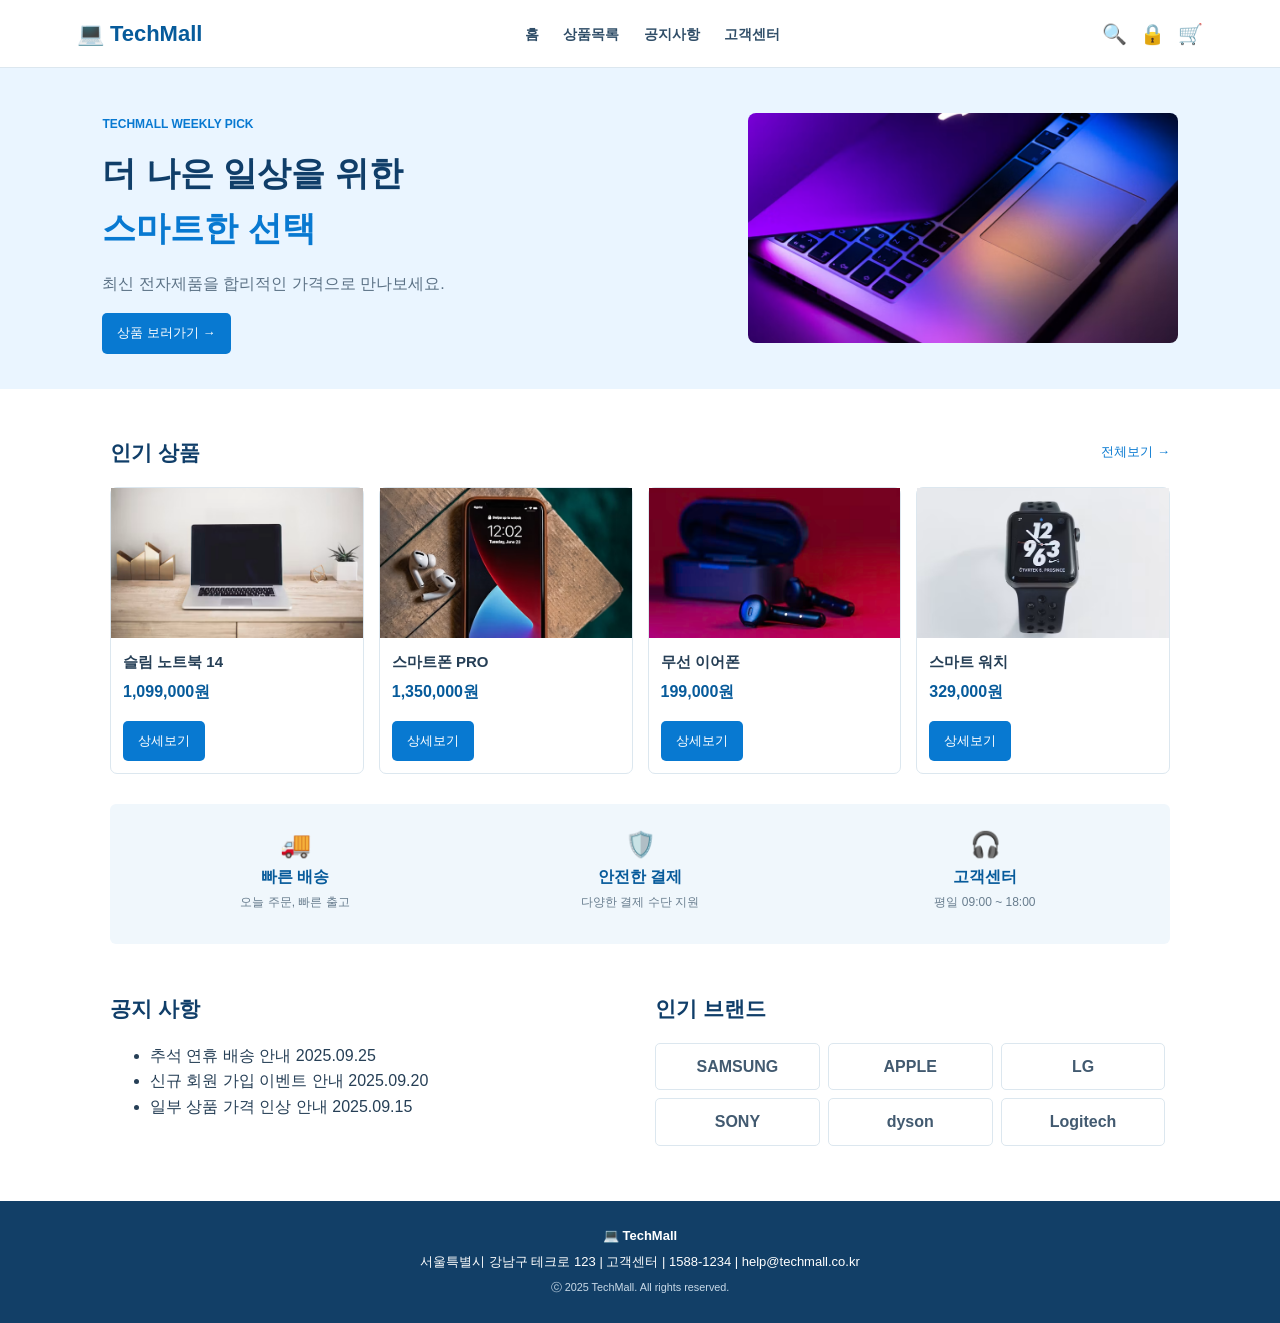
<file: index.html>
<!DOCTYPE html>
<html lang="en">
<head>
    <meta charset="UTF-8">
    <meta name="viewport" content="width=device-width, initial-scale=1.0">
    <link rel="stylesheet" href="css/style.css">
    <title>Techmall | 전자제품 쇼핑몰</title>
</head>
<body>
    <header>
        <div class="logo">
            <a href="index.html">💻 TechMall</a>
        </div>
        <nav>
            <a href="index.html">홈</a>
            <a href="#">상품목록</a>
            <a href="board.html">공지사항</a>
            <a href="#">고객센터</a>
        </nav>
        <div class="header-icons">
            <a href="#">🔍</a>
            <a href="#">🔒</a>
            <a href="#">🛒</a>
        </div>
    </header>

    <main>
        <section class="banner">
            <div class="banner-text">
                <p class="small-title">TECHMALL WEEKLY PICK</p>
                <h1>더 나은 일상을 위한<br><span>스마트한 선택</span></h1>
                <p>최신 전자제품을 합리적인 가격으로 만나보세요.</p>
                <a href="#" class="button">상품 보러가기 →</a>
            </div>
            <img src="img/notebookimg.jpg" alt="노트북이미지">
        </section>
        
        <section class="content">
            <div class="section-head">
                <h2>인기 상품</h2>
                <a href="#">전체보기 →</a>
            </div>
            <div class="product-list">
                <article class="product-card">
                    <img src="img/notebook.jpg" alt="노트북">
                    <div class="product-info">
                        <h3>슬림 노트북 14</h3>
                        <p class="price">1,099,000원</p>
                        <a href="#" class="button">상세보기</a>
                    </div>
                </article>
                <article class="product-card">
                    <img src="img/phone.jpg" alt="스마트폰">
                    <div class="product-info">
                        <h3>스마트폰 PRO</h3>
                        <p class="price">1,350,000원</p>
                        <a href="#" class="button">상세보기</a>
                    </div>
                </article>
                <article class="product-card">
                    <img src="img/earphone.jpg" alt="무선 이어폰">
                    <div class="product-info">
                        <h3>무선 이어폰</h3>
                        <p class="price">199,000원</p>
                        <a href="#" class="button">상세보기</a>
                    </div>
                </article>
                <article class="product-card">
                    <img src="img/watch.jpg" alt="스마트 워치">
                    <div class="product-info">
                        <h3>스마트 워치</h3>
                        <p class="price">329,000원</p>
                        <a href="#" class="button">상세보기</a>
                    </div>
                </article>
            </div>
        </section>
        
        <section class="service-list">
            <div>
                <span>🚚</span>
                <b>빠른 배송</b>
                <p>오늘 주문, 빠른 출고</p>
            </div>
            <div>
                <span>🛡️</span>
                <b>안전한 결제</b>
                <p>다양한 결제 수단 지원</p>
            </div>
            <div>
                <span>🎧</span>
                <b>고객센터</b>
                <p>평일 09:00 ~ 18:00</p>
            </div>
        </section>
        
        <section class="content bottom-content">
            <div>
                <h2>공지 사항</h2>
                <ul>
                    <li>
                        <a href="#">추석 연휴 배송 안내</a>
                        <span>2025.09.25</span>
                    </li>                
                    <li>
                        <a href="#">신규 회원 가입 이벤트 안내</a>
                        <span>2025.09.20</span>
                    </li>                
                    <li>
                        <a href="#">일부 상품 가격 인상 안내</a>
                        <span>2025.09.15</span>
                    </li>
                </ul>
            </div>
            <div>
                <h2>인기 브랜드</h2>
                <div class="brand-list">
                    <span>SAMSUNG</span>
                    <span>APPLE</span>
                    <span>LG</span>
                    <span>SONY</span>
                    <span>dyson</span>
                    <span>Logitech</span>
                </div>
            </div>
        </section>
    </main>

    <footer>
        <strong>💻 TechMall</strong>
        <p>서울특별시 강남구 테크로 123 | 고객센터 | 1588-1234 | help@techmall.co.kr</p>
        <small>ⓒ 2025 TechMall. All rights reserved.</small>
    </footer>
</body>
</html>
</file>
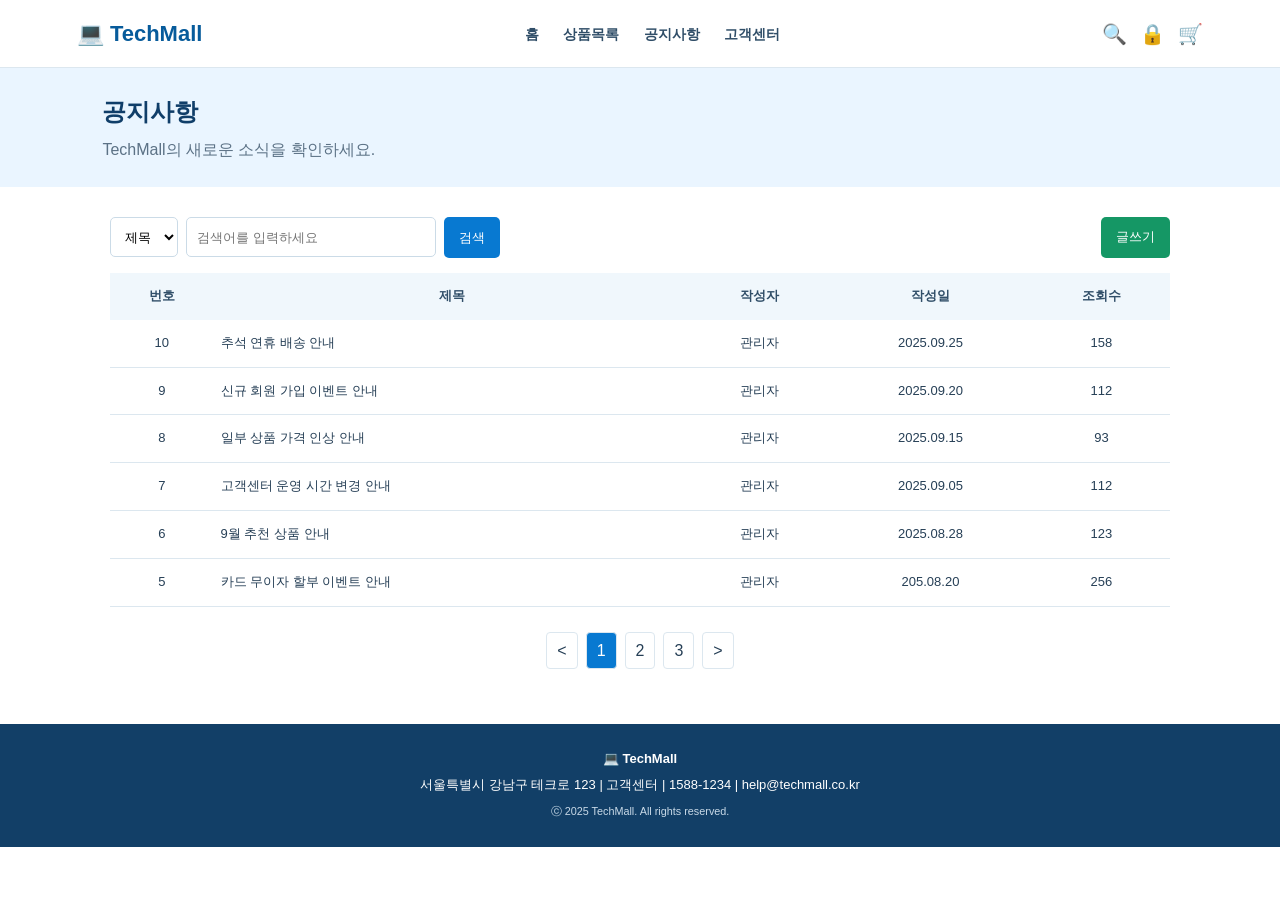
<file: board.html>
<!DOCTYPE html>
<html lang="en">
<head>
    <meta charset="UTF-8">
    <meta name="viewport" content="width=device-width, initial-scale=1.0">
    <link rel="stylesheet" href="css/style.css">
    <title>Techmall | 전자제품 쇼핑몰</title>
</head>
<body>
    <header>
        <div class="logo">
            <a href="index.html">💻 TechMall</a>
        </div>
        <nav>
            <a href="index.html">홈</a>
            <a href="#">상품목록</a>
            <a href="board.html">공지사항</a>
            <a href="#">고객센터</a>
        </nav>
        <div class="header-icons">
            <a href="#">🔍</a>
            <a href="#">🔒</a>
            <a href="#">🛒</a>
        </div>
    </header>

    <main>
        <!-- 공지사항 제목 배너 -->
        <section class="page-title">
            <h1>공지사항</h1>
            <p>TechMall의 새로운 소식을 확인하세요.</p>
        </section>

        <!-- 게시판 리스트 테이블 -->
        <section class="content board-content">
            <div class="board-search">
                <select>
                    <option>제목</option>
                    <option>내용</option>
                    <option>전체</option>
                </select>
                <input type="text" placeholder="검색어를 입력하세요">
                <button class="button">검색</button>
                <a href="write.html" class="button green-button push-right">글쓰기</a>
            </div>
            <table class="board-table">
                <thead>
                    <tr>
                        <th>번호</th>                    
                        <th>제목</th>
                        <th>작성자</th>
                        <th>작성일</th>
                        <th>조회수</th>
                    </tr>
                </thead>
                <tbody>
                    <tr>
                        <td>10</td>                    
                        <td class="subject"><a href="view.html">추석 연휴 배송 안내</a></td>
                        <td>관리자</td>
                        <td>2025.09.25</td>
                        <td>158</td>
                    </tr>
                    <tr>
                        <td>9</td>                    
                        <td class="subject"><a href="view.html">신규 회원 가입 이벤트 안내</a></td>
                        <td>관리자</td>
                        <td>2025.09.20</td>
                        <td>112</td>
                    </tr>
                    <tr>
                        <td>8</td>                    
                        <td class="subject"><a href="view.html">일부 상품 가격 인상 안내</a></td>
                        <td>관리자</td>
                        <td>2025.09.15</td>
                        <td>93</td>
                    </tr>
                    <tr>
                        <td>7</td>                    
                        <td class="subject"><a href="view.html">고객센터 운영 시간 변경 안내</a></td>
                        <td>관리자</td>
                        <td>2025.09.05</td>
                        <td>112</td>
                    </tr>
                    <tr>
                        <td>6</td>                    
                        <td class="subject"><a href="view.html">9월 추천 상품 안내</a></td>
                        <td>관리자</td>
                        <td>2025.08.28</td>
                        <td>123</td>
                    </tr>
                    <tr>
                        <td>5</td>                    
                        <td class="subject"><a href="view.html">카드 무이자 할부 이벤트 안내</a></td>
                        <td>관리자</td>
                        <td>205.08.20</td>
                        <td>256</td>
                    </tr>
                </tbody>
            </table>
            <div class="pagination">
                <a href="#"><</a>
                <a href="#" class="active">1</a>
                <a href="#">2</a>
                <a href="#">3</a>
                <a href="#">></a>
            </div>

        </section>
        
    </main>

    <footer>
        <strong>💻 TechMall</strong>
        <p>서울특별시 강남구 테크로 123 | 고객센터 | 1588-1234 | help@techmall.co.kr</p>
        <small>ⓒ 2025 TechMall. All rights reserved.</small>
    </footer>
</body>
</html>
</file>
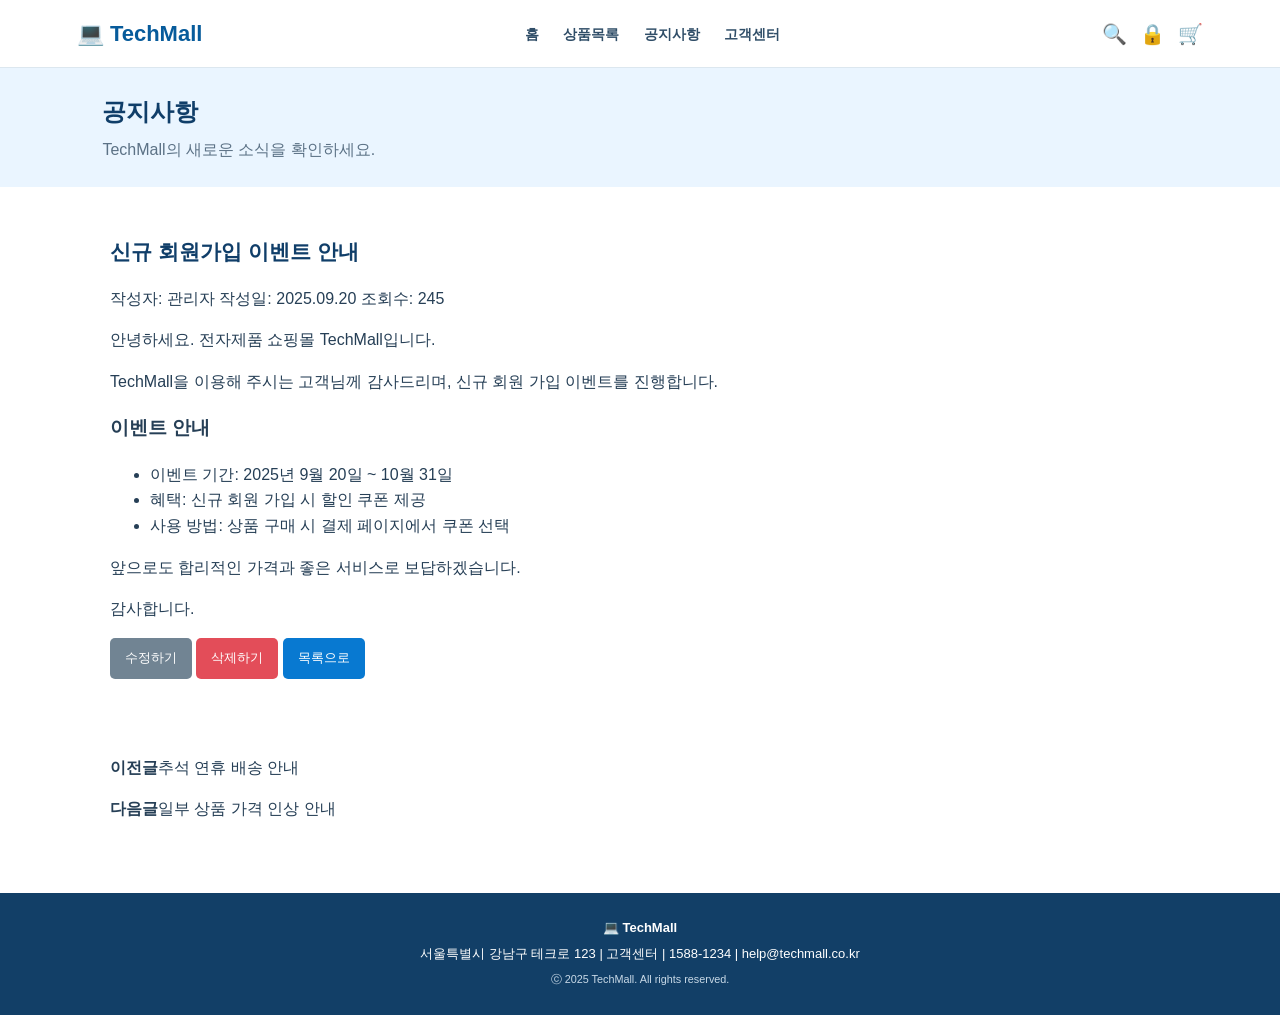
<file: view.html>
<!DOCTYPE html>
<html lang="en">
<head>
    <meta charset="UTF-8">
    <meta name="viewport" content="width=device-width, initial-scale=1.0">
    <link rel="stylesheet" href="css/style.css">
    <title>Techmall | 전자제품 쇼핑몰</title>
</head>
<body>
    <header>
        <div class="logo">
            <a href="index.html">💻 TechMall</a>
        </div>
        <nav>
            <a href="index.html">홈</a>
            <a href="#">상품목록</a>
            <a href="board.html">공지사항</a>
            <a href="#">고객센터</a>
        </nav>
        <div class="header-icons">
            <a href="#">🔍</a>
            <a href="#">🔒</a>
            <a href="#">🛒</a>
        </div>
    </header>

    <main>
        <!-- 공지사항 제목 배너 -->
        <section class="page-title">
            <h1>공지사항</h1>
            <p>TechMall의 새로운 소식을 확인하세요.</p>
        </section>

       <section class="content article-content">
        <h2>신규 회원가입 이벤트 안내</h2>
        <div class="article-info">
            <span>작성자: 관리자</span>
            <span>작성일: 2025.09.20</span>
            <span>조회수: 245</span>
        </div>
        <div class="article-body">

        </div>
        <div class="article-button">
            <p>안녕하세요. 전자제품 쇼핑몰 TechMall입니다.</p>
                <p>TechMall을 이용해 주시는 고객님께 감사드리며, 신규 회원 가입 이벤트를 진행합니다.</p>
                <h3>이벤트 안내</h3>
                <ul>
                    <li>이벤트 기간: 2025년 9월 20일 ~ 10월 31일</li>
                    <li>혜택: 신규 회원 가입 시 할인 쿠폰 제공</li>
                    <li>사용 방법: 상품 구매 시 결제 페이지에서 쿠폰 선택</li>
                </ul>
                <p>앞으로도 합리적인 가격과 좋은 서비스로 보답하겠습니다.</p>
                <p>감사합니다.</p>
        </div>
        <div class="article-button">
            <a href="#" class="button gray-button">수정하기</a>
            <a href="#" class="button red-button">삭제하기</a>
            <a href="board.html" class="button">목록으로</a>
        </div>
       </section>

       <section class="content prev-next">
        <p>
            <b>이전글</b><a href="#">추석 연휴 배송 안내</a>
        </p>
        <p>
            <b>다음글</b><a href="#">일부 상품 가격 인상 안내</a>
        </p>
       </section>
        
    </main>

    <footer>
        <strong>💻 TechMall</strong>
        <p>서울특별시 강남구 테크로 123 | 고객센터 | 1588-1234 | help@techmall.co.kr</p>
        <small>ⓒ 2025 TechMall. All rights reserved.</small>
    </footer>
</body>
</html>
</file>
<file: css/style.css>
/* 모든 페이지 공통 스타일 */
* {
    box-sizing: border-box;
}

body {
    margin: 0;
    font-family: Arial, "맑은 고딕", sans-serif;
    background-color: white;
    color: #263f56;
    line-height: 1.6;
}

a {
    text-decoration: none;
    color: inherit;
}

/* header 디자인 */
header {
    display: flex;
    justify-content: space-between;
    align-items: center;
    padding: 16px 6%;
    gap: 20px;
    background-color: white;
    border-bottom: 1px solid #dce7ef;
}

.logo {
    font-size: 22px;
    color: #075b9b;
    font-weight: bold;    
}

nav a {
    font-size: 14px;
    font-weight: bold;
    color: #304e68;
    margin-left: 10px;
    margin-right: 10px;
}

nav a:hover {
    color: #0879d1;
}

.header-icons {
    display: flex;
    gap: 13px;
    font-size: 20px;
}

/* 메인 배너 디자인 */
.banner {
    min-height: 300px;
    padding: 35px 8%;
    background-color: #eaf5ff;
    display: flex;
    justify-content: space-between;
    gap: 25px;
    align-items: center;
}

.banner .small-title {
    font-size: 12px;
    font-weight: bold;
    color: #0879d1;

}

.banner h1 {
    font-size: 34px;
    color: #103e69;
    margin-top: 8px;
    margin-bottom: 8px;
}

.banner h1 span {
    color: #0879d1;
}

.banner p {
    color: #5c7286;
}

.banner img {
    width: 40%;
    height: 230px;
    object-fit: cover;
    /* 가로 세로 비율 유지, 부모 박스의 가로, 세로 크기에 맞춰서 이미지가 확대, 축소 */
    /* 지정 크기보다 큰 부분은 잘려나감 */
    border-radius: 8px;
}

/* 공통 버튼 디자인 */
.button {
    display: inline-block;
    background-color: #0879d1;
    color: white;
    border: 0;
    border-radius: 5px;
    font-size: 13px;
    padding: 10px 15px;
}

.button:hover {
    background-color: #075b9b;
}

/* green, gray, red 버튼 디자인 */
.green-button {
    background-color: #159765;
}

.gray-button {
    background-color: #718493;
}

.red-button {
    background-color: #e34d59;
}


/* content 공통 속성 */
.content {
    max-width: 1100px;
    margin: 0 auto; /* 가운데 정렬 */
    padding: 30px 20px;
}

.section-head {
    display: flex;
    justify-content: space-between;
    align-items: center;
}

.content h2 {
    font-size: 21px;
    color: #103e69;
}

.section-head a {
    color: #0879d1;
    font-size: 13px;
}

/* 상품 카드 리스트 디자인 */
.product-list {
    display: flex;
    gap: 15px;
}

.product-card {
    flex: 1;
    border: 1px solid #dce7ef;
    border-radius: 7px;
    background-color: white;
}

.product-card img {
    display: block;   
    width: 100%;
    height: 150px;
    object-fit: cover;
    background-color: #edf5fa;
}

.product-info {
    padding: 12px;
}

.product-info h3 {
    font-size: 15px;
    margin-top: 0;
    margin-bottom: 0;
}

.product-info .price {
    font-weight: bold;
    color: #075b9b;
    margin-top: 5px;
}

/* 서비스 리스트 디자인 */
.service-list {
    max-width: 1060px;
    margin: 0 auto;
    display: flex;
    padding: 20px;
    gap: 15px;
    background-color: #f0f7fc;
    border-radius: 6px;

}

.service-list div {
    flex: 1;
    text-align: center;
}

.service-list span {
    display: block;
    font-size: 25px;
}

.service-list b {
    color: #075b9b;
}

.service-list p {
    font-size: 12px;
    color: #687d8e;
    margin-top: 3px;
}

/* 공지사항과 브랜드 */
.bottom-content {
    display: flex;
    gap: 30px;
}

.bottom-content div {
    flex: 1;    
}

.notice-list {
    list-style: none;
    padding: 0; /* 리스트에서 말머리 기호 때문에 잡혀있는 패딩 여백 영역 제거 */    
    border-top: 1px solid #dce7ef;
}

.notice-list li {
    /* border-top: 1px solid #dce7ef; */
    /* 선이 겹치는 부분이 발생하여 선이 굵게 보이는 버그 발생 */
    border-bottom: 1px solid #dce7ef ;
    padding: 10px;
    font-size: 13px;
    display: flex;
    justify-content: space-between;
}

.notice-list span {
    font-size: 12px;
    color: #718493;
}

.brand-list {
    display: flex;
    gap: 8px;
    flex-wrap: wrap; /* 공간이 부족하면 자동 줄 바꿈 */
}

.brand-list span {
    width: 32%;
    box-sizing: border-box;
    border: 1px solid #dce7ef;
    border-radius: 5px;
    font-weight: bold;
    color: #425a70;
    padding-top: 10px;
    padding-bottom: 10px;
    padding-left: 5px;
    padding-right: 5px;
    text-align: center;
}

/* 공통 footer 영역 디자인 */
footer {
    text-align: center;
    background-color: #123f67;
    color: white;
    padding: 25px 15px;
    font-size: 13px;
    margin-top: 25px;
}

footer small {
    color: #c8d9e7;
}

footer p {
    margin-top: 5px;
    margin-bottom: 5px;
}

/* 게시판 목록 디자인 */

/* 게시판 페이지 배너 디자인 */
.page-title {
    background-color: #eaf5ff;
    padding: 25px 8%;    
}

.page-title h1 {
    color: #103e69;
    margin-top: 0;
    margin-bottom: 5px;
}

.page-title p {
    color: #5c7286;
    margin-top: 0;
    margin-bottom: 0;
}

/* 게시판 검색 도구 디자인 */
.board-search {
    display: flex;
    justify-content: space-between;
    gap: 8px;
    align-self: center;
    margin-bottom: 15px;
}

.board-search select {
    height: 40px;
    padding: 10px;
    border: 1px solid #cbdbe7;
    border-radius: 5px;
    background-color: white;
}

.board-search input {
    height: 40px;
    padding: 10px;
    border: 1px solid #cbdbe7;
    border-radius: 5px;
    background-color: white;
    width: 250px;
}

.push-right {
    margin-left: auto;
}

/* 게시판 목록 테이블 디자인 */

.board-table {
    width: 100%;
    text-align: center;
    font-size: 13px;
    border-collapse: collapse;
    /* 열과 열 사이의 줄을 삭제 */    
}

.board-table th { /* 제목 줄 */
    padding: 13px 7px;
    background-color: #f0f7fc;
    color: #304e68;
}

.board-table td {
    padding: 13px 7px;
    border-bottom: 1px solid #dce7ef;
}

.board-table .subject {
    text-align: left;
}

.board-table .subject a:hover {
    color: #0879d1;
    text-decoration: underline;
    font-weight: bold;
}

/* 페이지 넘버 디자인 */
.pagination {
    display: flex;
    justify-content: center;
    gap: 8px;
    margin-top: 25px;
}

.pagination a {
    border: 1px solid #dce7ef;
    border-radius: 4px;
    padding: 5px 10px;
}

.pagination .active {
    background-color: #0879d1;
    color: white;
}



/* 모바일 화면에서 보기 좋게 배치(700미만 화면) */
@media (max-width: 700px) {

    header {
        flex-wrap: wrap;
        justify-content: center;
    }

    nav {
        width: 100%;
        text-align: center;
    }

    nav a {
        font-size: 12px;
        margin: 5px;
    }

    .header-icons {
        display: none;
        /* 화면 너비가 작아지면 화면에서 사라짐 */
    }

    .banner {
        flex-direction: column;
        align-items: flex-start;
    }

    .banner img {
        width: 100%;
        height: 200px;
    }

    .product-list {
        flex-wrap: wrap;
    }

    .product-card {
        flex: 1 1 45%;
    }

    .service-list {
        flex-direction: column;
    }

    .bottom-content {
        flex-direction: column;
    }
}
</file>
